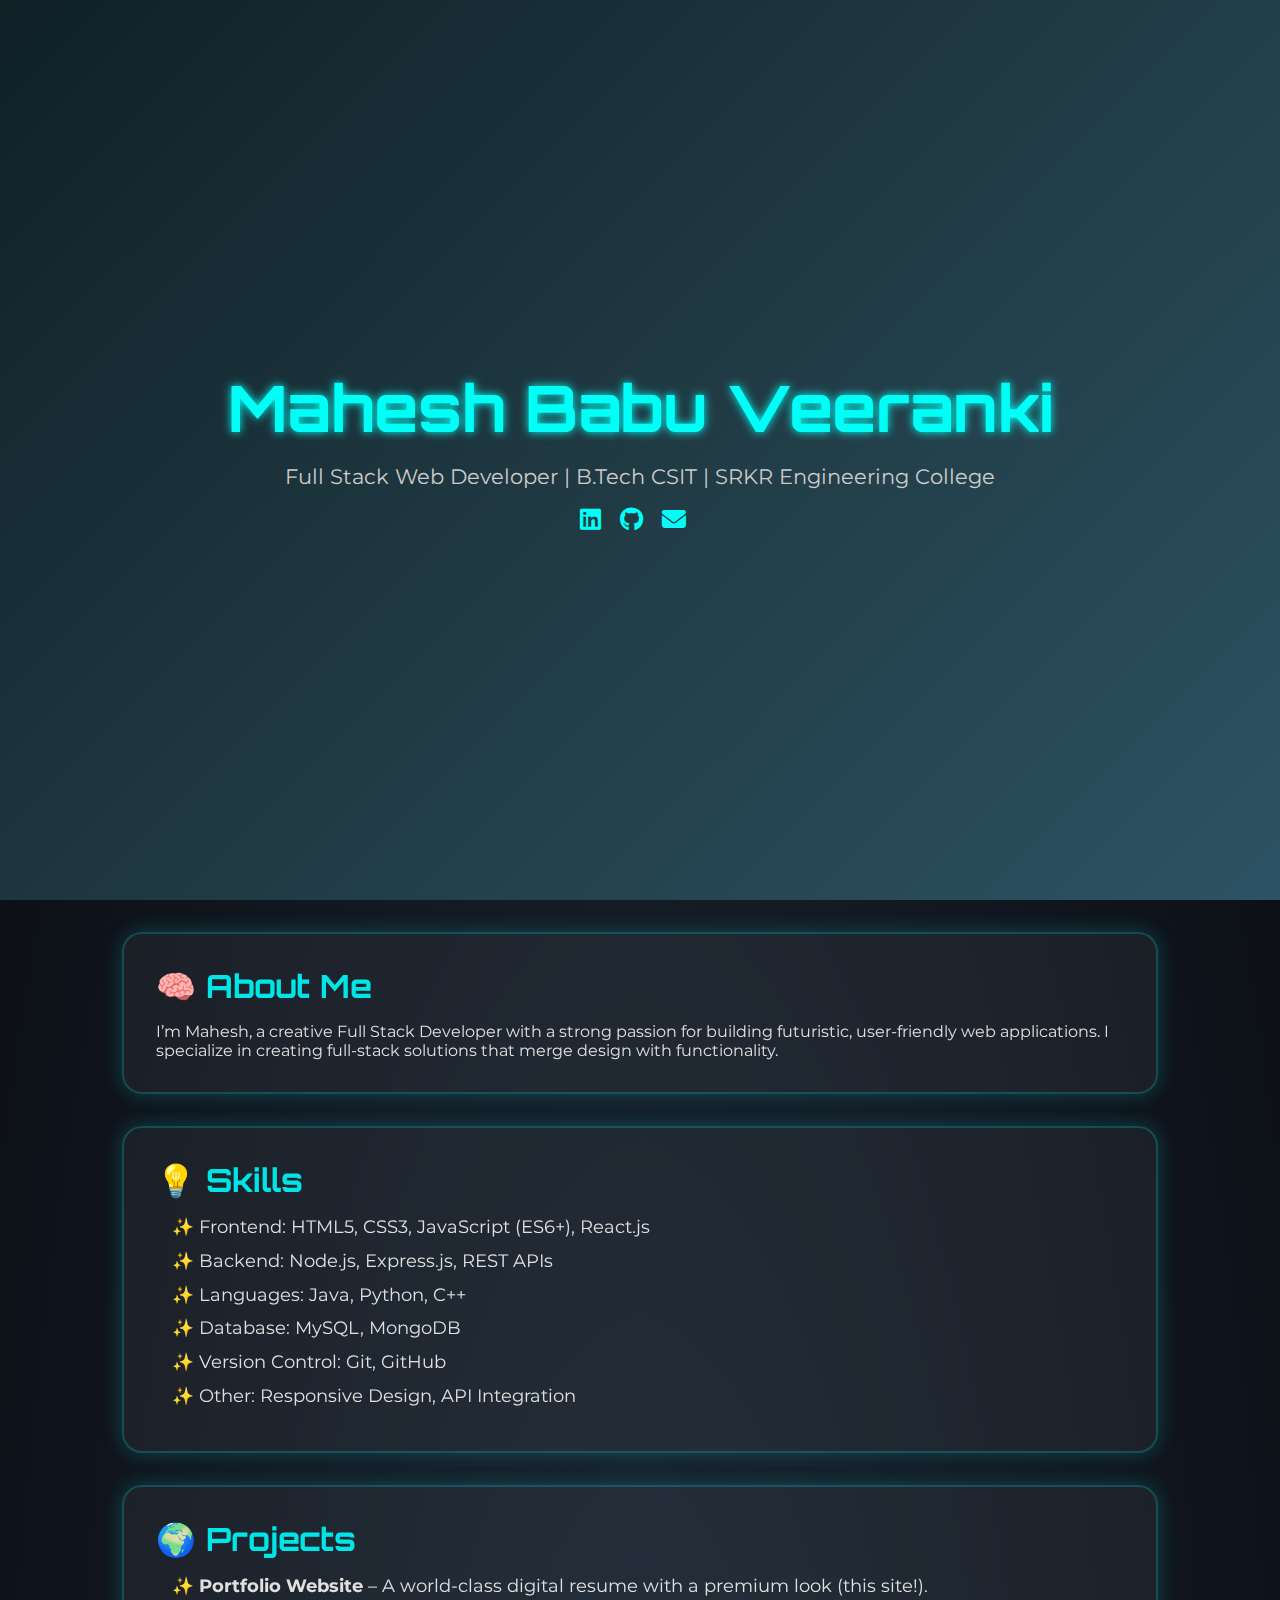
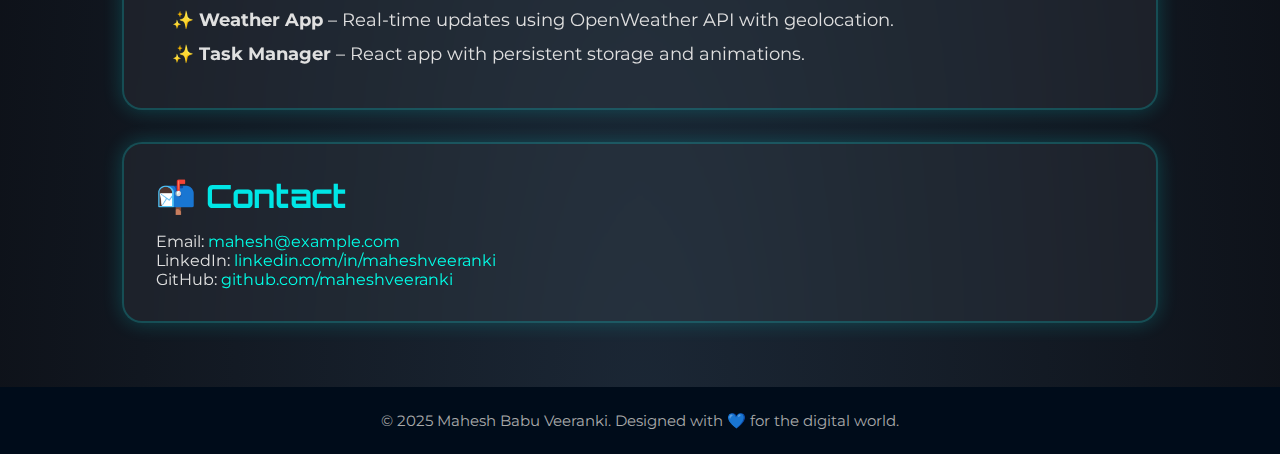
<file: index.html>
<!DOCTYPE html>
<html lang="en">
<head>
  <meta charset="UTF-8" />
  <meta name="viewport" content="width=device-width, initial-scale=1.0"/>
  <title>Mahesh | Portfolio</title>
  <link href="https://fonts.googleapis.com/css2?family=Orbitron:wght@600&family=Montserrat:wght@400;700&display=swap" rel="stylesheet">
  <link rel="stylesheet" href="https://cdnjs.cloudflare.com/ajax/libs/font-awesome/6.4.0/css/all.min.css">
  <style>
    * {
      margin: 0;
      padding: 0;
      box-sizing: border-box;
    }
    body {
      font-family: 'Montserrat', sans-serif;
      background: radial-gradient(ellipse at bottom, #1b2735 0%, #090a0f 100%);
      color: #e0e0e0;
      overflow-x: hidden;
    }
    header {
      height: 100vh;
      background: url('https://www.transparenttextures.com/patterns/stardust.png'), linear-gradient(135deg, #0f2027, #203a43, #2c5364);
      display: flex;
      flex-direction: column;
      justify-content: center;
      align-items: center;
      text-align: center;
      position: relative;
    }
    header h1 {
      font-family: 'Orbitron', sans-serif;
      font-size: 4rem;
      color: #00fff7;
      text-shadow: 0 0 10px #00fff7;
      margin-bottom: 1rem;
    }
    header p {
      font-size: 1.3rem;
      color: #ccc;
      animation: fadeIn 2s ease-in-out;
    }
    main {
      max-width: 1100px;
      margin: auto;
      padding: 2rem;
    }
    section {
      background: rgba(255, 255, 255, 0.05);
      border: 2px solid rgba(0, 255, 255, 0.2);
      border-radius: 20px;
      padding: 2rem;
      margin-bottom: 2rem;
      box-shadow: 0 0 20px rgba(0, 255, 255, 0.2);
      backdrop-filter: blur(10px);
      transition: all 0.4s ease;
      transform: perspective(600px) rotateX(0deg);
    }
    section:hover {
      transform: perspective(600px) rotateX(2deg);
      box-shadow: 0 0 30px rgba(0, 255, 255, 0.4);
    }
    h2 {
      font-size: 2rem;
      color: #00e6e6;
      font-family: 'Orbitron', sans-serif;
      margin-bottom: 1rem;
    }
    ul {
      list-style: none;
      padding-left: 1rem;
    }
    ul li::before {
      content: "✨ ";
    }
    li {
      margin-bottom: 0.8rem;
      font-size: 1.1rem;
    }
    .contact a {
      color: #00ffe7;
      text-decoration: none;
    }
    .contact a:hover {
      text-decoration: underline;
    }
    .social-icons a {
      margin-right: 15px;
      color: #00fff7;
      font-size: 1.5rem;
      transition: transform 0.3s;
    }
    .social-icons a:hover {
      transform: scale(1.2);
    }
    footer {
      text-align: center;
      padding: 1.5rem;
      background: #000c1a;
      color: #aaa;
      font-size: 0.95rem;
    }

    @keyframes fadeIn {
      0% {opacity: 0; transform: translateY(-20px);}
      100% {opacity: 1; transform: translateY(0);}
    }

    @media (max-width: 768px) {
      header h1 {
        font-size: 2.5rem;
      }
      h2 {
        font-size: 1.5rem;
      }
    }
  </style>
</head>
<body>

  <header>
    <h1>Mahesh Babu Veeranki</h1>
    <p>Full Stack Web Developer | B.Tech CSIT | SRKR Engineering College</p>
    <div class="social-icons" style="margin-top: 1rem;">
      <a href="https://linkedin.com/in/maheshveeranki" target="_blank"><i class="fab fa-linkedin"></i></a>
      <a href="https://github.com/maheshveeranki" target="_blank"><i class="fab fa-github"></i></a>
      <a href="mailto:mahesh@example.com"><i class="fas fa-envelope"></i></a>
    </div>
  </header>

  <main>
    <section>
      <h2>🧠 About Me</h2>
      <p>I’m Mahesh, a creative Full Stack Developer with a strong passion for building futuristic, user-friendly web applications. I specialize in creating full-stack solutions that merge design with functionality.</p>
    </section>

    <section>
      <h2>💡 Skills</h2>
      <ul>
        <li>Frontend: HTML5, CSS3, JavaScript (ES6+), React.js</li>
        <li>Backend: Node.js, Express.js, REST APIs</li>
        <li>Languages: Java, Python, C++</li>
        <li>Database: MySQL, MongoDB</li>
        <li>Version Control: Git, GitHub</li>
        <li>Other: Responsive Design, API Integration</li>
      </ul>
    </section>

    <section>
      <h2>🌍 Projects</h2>
      <ul>
        <li><strong>Portfolio Website</strong> – A world-class digital resume with a premium look (this site!).</li>
        <li><strong>Weather App</strong> – Real-time updates using OpenWeather API with geolocation.</li>
        <li><strong>Task Manager</strong> – React app with persistent storage and animations.</li>
      </ul>
    </section>

    <section>
      <h2>📬 Contact</h2>
      <div class="contact">
        <p>Email: <a href="mailto:mahesh@example.com">mahesh@example.com</a></p>
        <p>LinkedIn: <a href="https://linkedin.com/in/maheshveeranki" target="_blank">linkedin.com/in/maheshveeranki</a></p>
        <p>GitHub: <a href="https://github.com/maheshveeranki" target="_blank">github.com/maheshveeranki</a></p>
      </div>
    </section>
  </main>

  <footer>
    <p>&copy; 2025 Mahesh Babu Veeranki. Designed with 💙 for the digital world.</p>
  </footer>

</body>
</html>
</file>
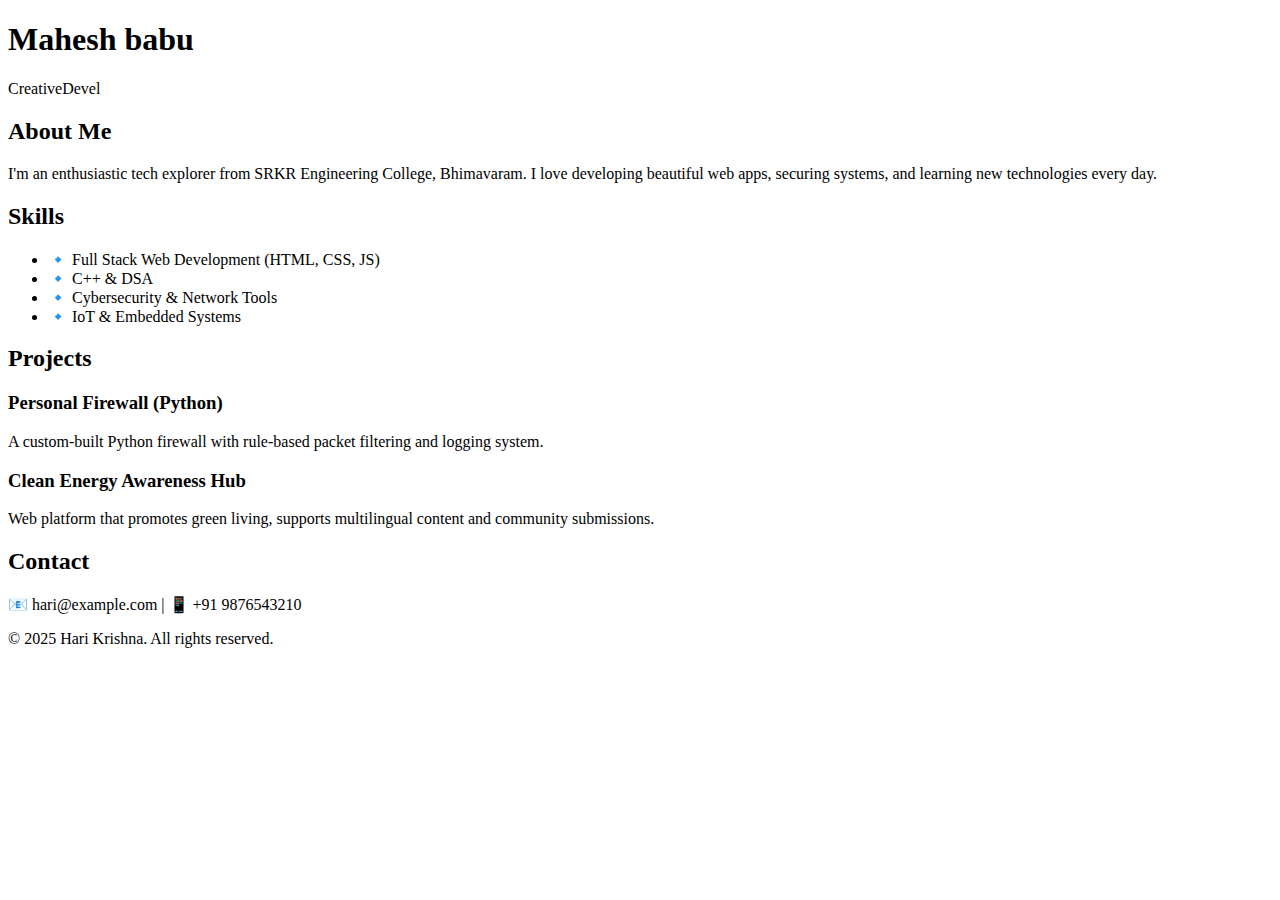
<file: new.html>
<!DOCTYPE html>
<html lang="en">
<head>
  <meta charset="UTF-8" />
  <meta name="viewport" content="width=device-width, initial-scale=1.0" />
  <title>masters | Portfolio</title>
  <link rel="stylesheet" href="new.css" />
</head>
<body>
  <header class="hero-section">
    <div class="container">
      <h1 class="hero-title">Mahesh babu</h1>
      <p class="hero-subtitle">Creative Developer | Cybersecurity Enthusiast | Future Technologist</p>
    </div>
  </header>

  <main class="container">
    <section class="about-section">
      <h2>About Me</h2>
      <p>
        I'm an enthusiastic tech explorer from SRKR Engineering College, Bhimavaram. I love developing beautiful web apps, securing systems, and learning new technologies every day.
      </p>
    </section>

    <section class="skills-section">
      <h2>Skills</h2>
      <ul>
        <li>🔹 Full Stack Web Development (HTML, CSS, JS)</li>
        <li>🔹 C++ & DSA</li>
        <li>🔹 Cybersecurity & Network Tools</li>
        <li>🔹 IoT & Embedded Systems</li>
      </ul>
    </section>

    <section class="projects-section">
      <h2>Projects</h2>
      <div class="project-card">
        <h3>Personal Firewall (Python)</h3>
        <p>A custom-built Python firewall with rule-based packet filtering and logging system.</p>
      </div>
      <div class="project-card">
        <h3>Clean Energy Awareness Hub</h3>
        <p>Web platform that promotes green living, supports multilingual content and community submissions.</p>
      </div>
    </section>

    <section class="contact-section">
      <h2>Contact</h2>
      <p>📧 hari@example.com | 📱 +91 9876543210</p>
    </section>
  </main>

  <footer>
    <p>© 2025 Hari Krishna. All rights reserved.</p>
  </footer>

  <script src="new.js"></script>
</body>
</html>
</file>
<file: new.css>

</file>
